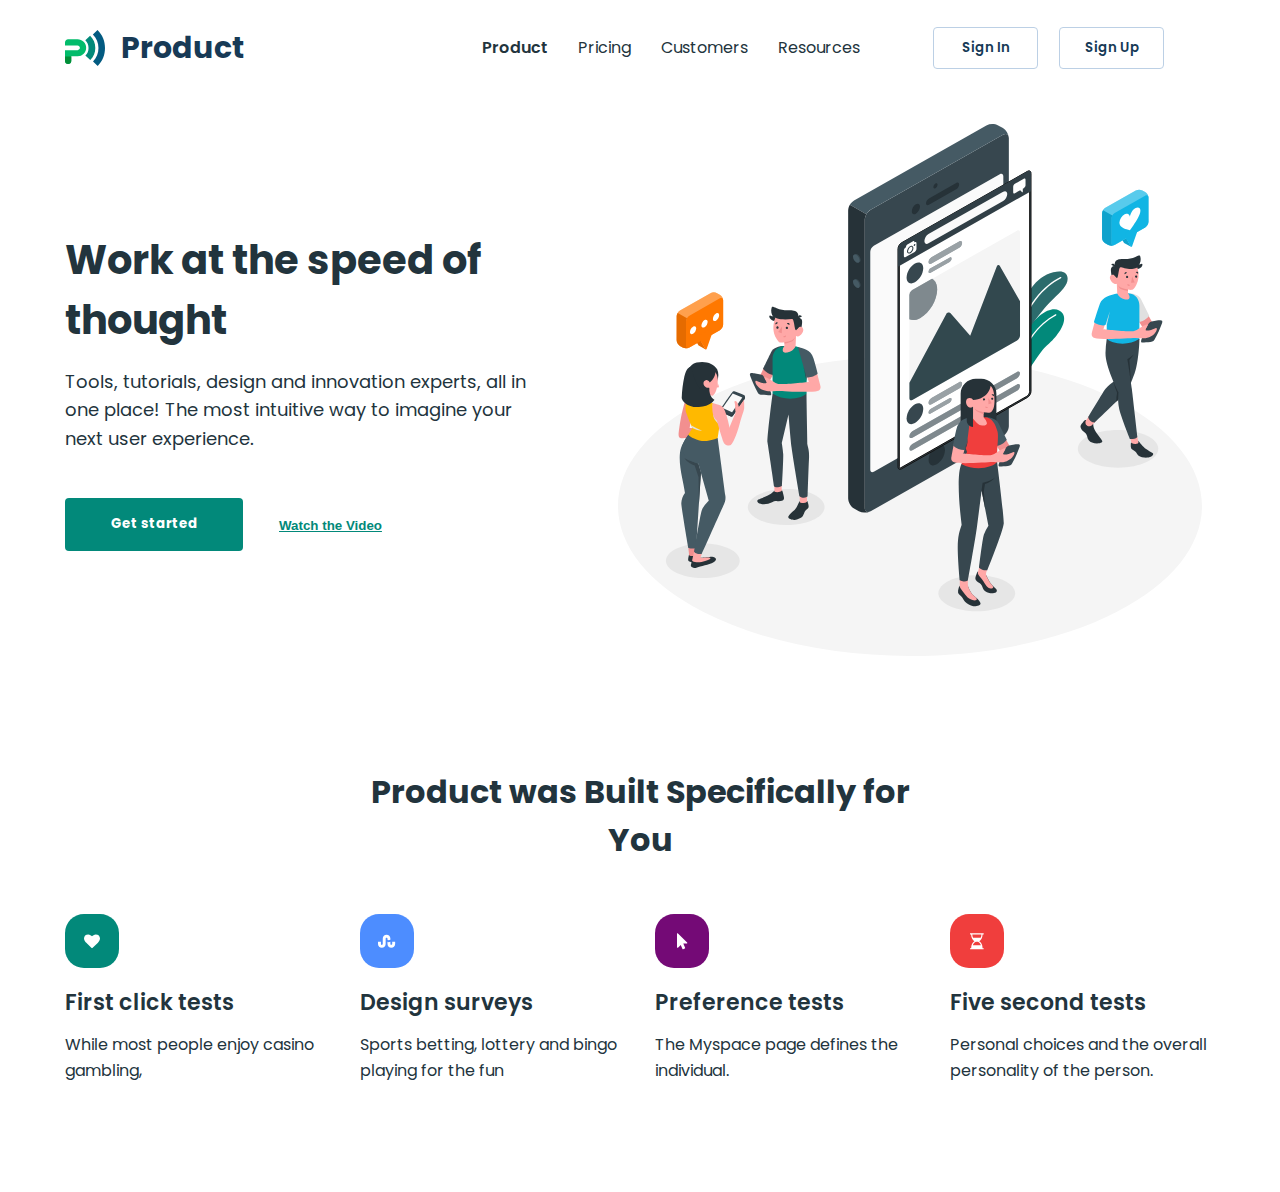
<file: index.html>
<!DOCTYPE html>
<html lang="en">

<head>
  <meta charset="UTF-8">
  <meta name="viewport" content="width=device-width, initial-scale=1.0">
  <title>Business promotion</title>
  <link rel="stylesheet" href="https://cdnjs.cloudflare.com/ajax/libs/modern-normalize/3.0.1/modern-normalize.min.css"
    integrity="sha512-q6WgHqiHlKyOqslT/lgBgodhd03Wp4BEqKeW6nNtlOY4quzyG3VoQKFrieaCeSnuVseNKRGpGeDU3qPmabCANg=="
    crossorigin="anonymous" referrerpolicy="no-referrer" />
  <link rel="preconnect" href="https://fonts.googleapis.com">
  <link rel="preconnect" href="https://fonts.gstatic.com" crossorigin>
  <link
    href="https://fonts.googleapis.com/css2?family=Inter:wght@500;700&family=Montserrat:wght@400;500;600;700&family=Poppins:wght@400;500;600;800&family=Roboto:wght@400;500;700;900&display=swap"
    rel="stylesheet">
  <link rel="stylesheet" href="./css/styles.css">
</head>

<body>
  <header class="header">
    <div class="container header-container">
      <a href="./index.html" class="header-logo">
        <img src="./images/logo.svg" alt="logo" width="40" height="36">
        Product
      </a>
      <nav class="header-nav">
        <ul class="header-nav-list">
          <li class="header-nav-item">
            <a class="header-nav-link current" href="./index.html">Product</a></li>
          <li class="header-nav-item">
            <a class="header-nav-link" href="./pricing.html">Pricing</a></li>
          <li class="header-nav-item">
            <a class="header-nav-link" href="./customer.html">Customers</a></li>
          <li class="header-nav-item">
            <a class="header-nav-link" href="">Resources</a></li>
        </ul>
      </nav>
      <ul class="header-btn-list">
        <li class="header-btn-item">
          <button class="header-btn" type="button">Sign In</button></li>
        <li class="header-btn-item">
          <button class="header-btn" type="button">Sign Up</button></li>
      </ul>
    </div>
  </header>

  <main>
    <section class="main-section">
      <div class="container main-container">
        <div class="main-wrapper">
          <h1 class="main-title">Work at the speed of thought</h1>
          <p class="main-text">Tools, tutorials, design and innovation experts, all in one place! The most intuitive way to imagine your next
            user experience.</p>
          <ul class="main-list">
            <li clas="main-item">
              <button class="main-start-btn" type="button">Get started</button></li>
            <li clas="main-item">
              <button class="main-video-btn" type="button">Watch the Video</button></li>
          </ul>
        </div>
        <img src="./images/hero-img.svg" alt="hero-img" width="610" height="555">
      </div>
    </section>

    <!-- <section class="about">
      <div class="container">
      <h2 class="about-title">Product  was Built Specifically for You</h2>
      <ul class="about-list">
        <li class="about-item">
          <div class="about-icon-box">
            <svg width="11" height="18">
              <use href="./images/icons.svg#icon-cursor"></use>
            </svg>
          </div>
          <h3 class="about-item-title">First click tests</h3>
          <p class="about-item-text">While most people enjoy casino gambling,</p>
        </li>
        <li class="about-item">
          <div class="about-icon-box">
            <svg width="18" height="18">
              <use href="./images/icons.svg#icon-wave"></use>
            </svg>
          </div>
          <h3 class="about-item-title">Design surveys</h3>
          <p class="about-item-text">Sports betting, lottery and bingo playing for the fun</p>
        </li>
        <li class="about-item">
          <div class="about-icon-box">
            <svg width="16" height="18">
              <use href="./images/icons.svg#icon-heart"></use>
            </svg>
          </div>
          <h3 class="about-item-title">Preference tests</h3>
          <p class="about-item-text">The Myspace page defines the individual.</p>
        </li>
        <li class="about-item">
          <div class="about-icon-box">
            <svg width="14" height="18">
              <use href="./images/icons.svg#icon-clock"></use>
            </svg>
          </div>
          <h3 class="about-item-title">Five second tests</h3>
          <p class="about-item-text">Personal choices and the overall personality of the person. </p>
        </li>
      </ul>
    </div>
    </section> -->

    <section class="about">
      <div class="container">
      <h2 class="about-title">Product  was Built Specifically for You</h2>
      <ul class="about-list">
        <li class="about-item">
          <h3 class="about-item-title">First click tests</h3>
          <p class="about-item-text">While most people enjoy casino gambling,</p>
        </li>
        <li class="about-item">
          <h3 class="about-item-title">Design surveys</h3>
          <p class="about-item-text">Sports betting, lottery and bingo playing for the fun</p>
        </li>
        <li class="about-item">
          <h3 class="about-item-title">Preference tests</h3>
          <p class="about-item-text">The Myspace page defines the individual.</p>
        </li>
        <li class="about-item">
          <h3 class="about-item-title">Five second tests</h3>
          <p class="about-item-text">Personal choices and the overall personality of the person. </p>
        </li>
      </ul>
    </div>
    </section>

    <a href="" aria-label="Facebook link"></a>
  </main>
</body>

</html>
</file>
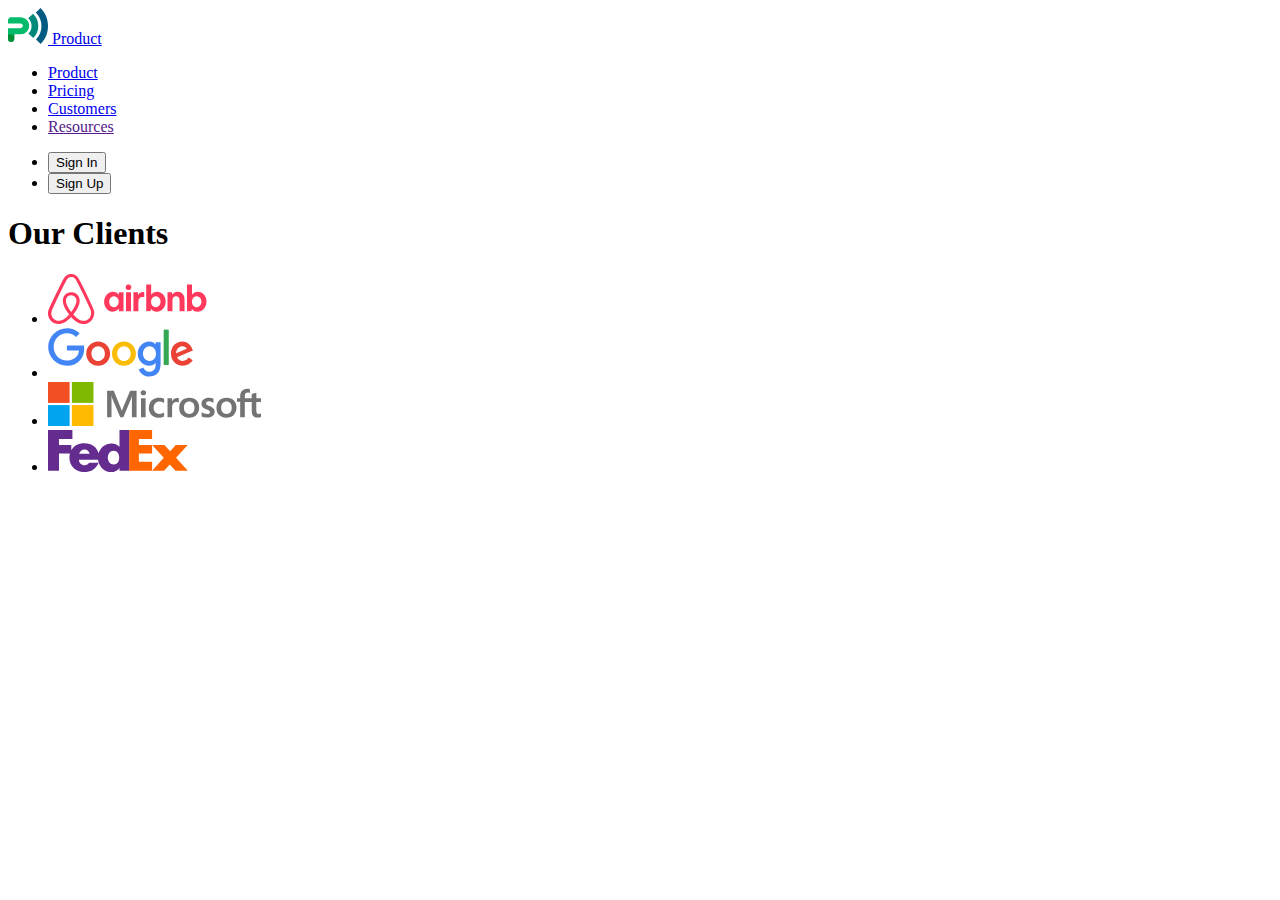
<file: customer.html>
<!DOCTYPE html>
<html lang="en">

<head>
  <meta charset="UTF-8">
  <meta name="viewport" content="width=device-width, initial-scale=1.0">
  <title>Business promotion - Customers</title>
</head>

<body>
  <header>
    <a href="./index.html">
      <img src="./images/logo.svg" alt="logo" width="40" height="36">
      Product
    </a>
    <nav>
      <ul>
        <li><a href="./index.html">Product</a></li>
        <li><a href="./pricing.html">Pricing</a></li>
        <li><a href="./customer.html">Customers</a></li>
        <li><a href="">Resources</a></li>
      </ul>
    </nav>
    <ul>
      <li><button type="button">Sign In</button></li>
      <li><button type="button">Sign Up</button></li>
    </ul>
  </header>
  <main>
    <section>
      <h1>Our Clients</h1>
      <ul>
        <li><a href=""><img src="./images/airbnblogo.svg" alt="airbnblogo" width="159" height="50"></a></li>
        <li><a href=""><img src="./images/googlelogo.svg" alt="googlelogo" width="146" height="50"></a></li>
        <li><a href=""><img src="./images/microsoftlogo.svg" alt="microsoftlogo" width="213" height="44"></a></li>
        <li><a href=""><img src="./images/fedexlogo.svg" alt="fedexlogo" width="140" height="42"></a></li>
      </ul>
    </section>
  </main>
</body>

</html>
</file>
<file: css/styles.css>
body {
        font-family: "Poppins", sans-serif;
        background-color: #fff;
        color: #22343d;
}

h1,
h2,
h3,
h4,
h5,
h6,
p {
        margin: 0;
}

ul,
ol {
        list-style: none;
        margin: 0;
        padding-left: 0;
}

a {
        text-decoration: none;
        color: inherit;
}

img {
        display: block;
}

.container {
        width: 1150px;
        padding: 0 20px;
        margin: 0 auto;
}

/* HEADER */

.header {
}
.header-container {
        display: flex;
        align-items: center;
}
.header-logo {
        display: flex;
        align-items: center;
        gap: 16px;
        margin-right: 237px;
        font-weight: 700;
        font-size: 30px;
        line-height: 0.93;
        color: #173a56;
}
.header-nav {
        margin-right: 73px;
}
.header-nav-list {
        display: flex;
        /* gap: 30px; */
}
.header-nav-item:not(:last-child) {
        margin-right: 30px;
}
.header-nav-link {
        display: block;
        padding: 26px 0;
        line-height: 1.75;
        color: #22343d;
}
.current {
        font-weight: 600;
}
.header-btn-list {
        display: flex;
        gap: 21px;
}
.header-btn-item {
}
.header-btn {
        border: 1px solid #bcd0e5;
        border-radius: 4px;
        min-width: 105px;
        height: 42px;
        background-color: transparent;
        font-family: inherit;
        font-weight: 600;
        text-align: center;
        color: #173a56;
        cursor: pointer;
}

.header-btn:hover,
.header-btn:focus {
        color: #fff;
        background-color: #02897a;
        border: none;
}

/* MAIN SECTION  */

.main-section {
        padding-top: 25px;
        padding-bottom: 100px;
}
.main-container {
        display: flex;
        align-items: center;
        justify-content: space-between;
}
.main-title {
        max-width: 420px;
        margin-bottom: 18px;
        font-size: 40px;
        line-height: 1.5;
        color: #22343d;
}
.main-text {
        max-width: 465px;
        margin-bottom: 45px;
        font-size: 18px;
        line-height: 1.56;
        color: #22343d;
}
.main-list {
        display: flex;
        align-items: center;
        gap: 30px;
}
.main-start-btn {
        border-radius: 4px;
        min-width: 178px;
        height: 53px;
        border: none;
        background-color: #02897a;
        font-family: inherit;
        font-weight: 700;
        color: #fff;
        cursor: pointer;
}
.main-video-btn {
        font-weight: 600;
        text-decoration: underline;
        text-decoration-skip-ink: none;
        color: #02897a;
        border: none;
        background-color: transparent;
}

/* ABOUT SECTION  */

.about {
        padding-bottom: 100px;
}
.container {
}
.about-title {
        max-width: 539px;
        margin: 0 auto 50px auto;
        font-size: 32px;
        text-align: center;
        color: #22343d;
}
.about-list {
        display: flex;
        gap: 30px;
}
.about-item {
        width: calc((100% - 90px) / 4);
}
.about-item-title {
        margin-bottom: 13px;
        font-weight: 600;
        font-size: 22px;
        color: #22343d;
}
.about-item-text {
        line-height: 1.625;
        color: #22343d;
}
/* .about-icon-box {
        border-radius: 19px;
        width: 54px;
        height: 54px;
        display: flex;
        justify-content: center;
        align-items: center;
        margin-bottom: 18px;
}

.about-item:nth-child(1) .about-icon-box {
        background-color: #02897a;
}

.about-item:nth-child(2) .about-icon-box {
        background-color: #4d8dff;
}

.about-item:nth-child(3) .about-icon-box {
        background-color: #740a76;
} */

/* .about-item:nth-child(4) .about-icon-box {
        background-color: #f03e3d;
} */

.about-item-title::before {
        content: "";
        width: 54px;
        height: 54px;
        border-radius: 19px;
        margin-bottom: 18px;

        display: block;
        background-repeat: no-repeat;
        background-position: center;
}

.about-item:nth-child(1) .about-item-title::before {
        background-color: #02897a;
        background-image: url(../images/icon-1.svg);
      
}

.about-item:nth-child(2) .about-item-title::before {
        background-color: #4d8dff;
        background-image: url(../images/icon-2.svg);
}
.about-item:nth-child(3) .about-item-title::before {
        background-color: #740a76;
        background-image: url(../images/icon-3.svg);
}

.about-item:nth-child(4) .about-item-title::before {
        background-color: #f03e3d;
        background-image: url(../images/icon-4.svg);
}
</file>
